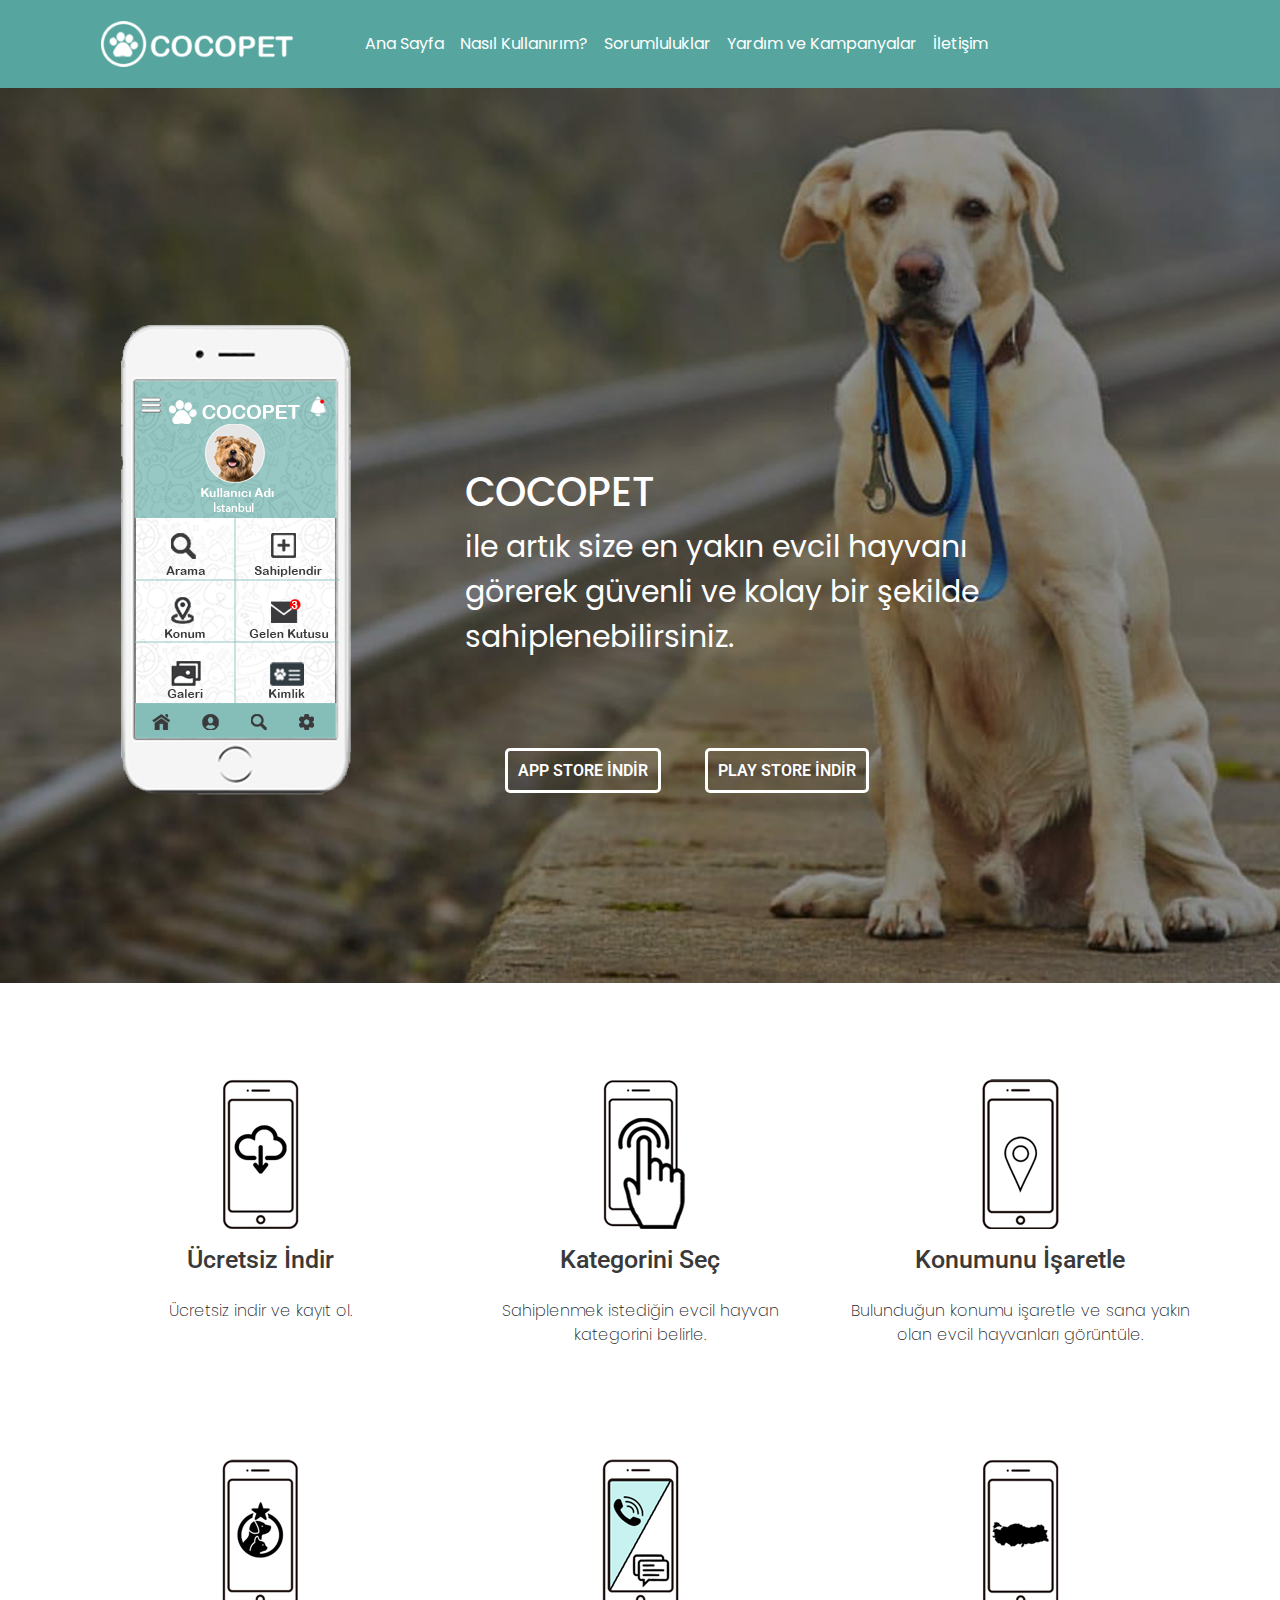
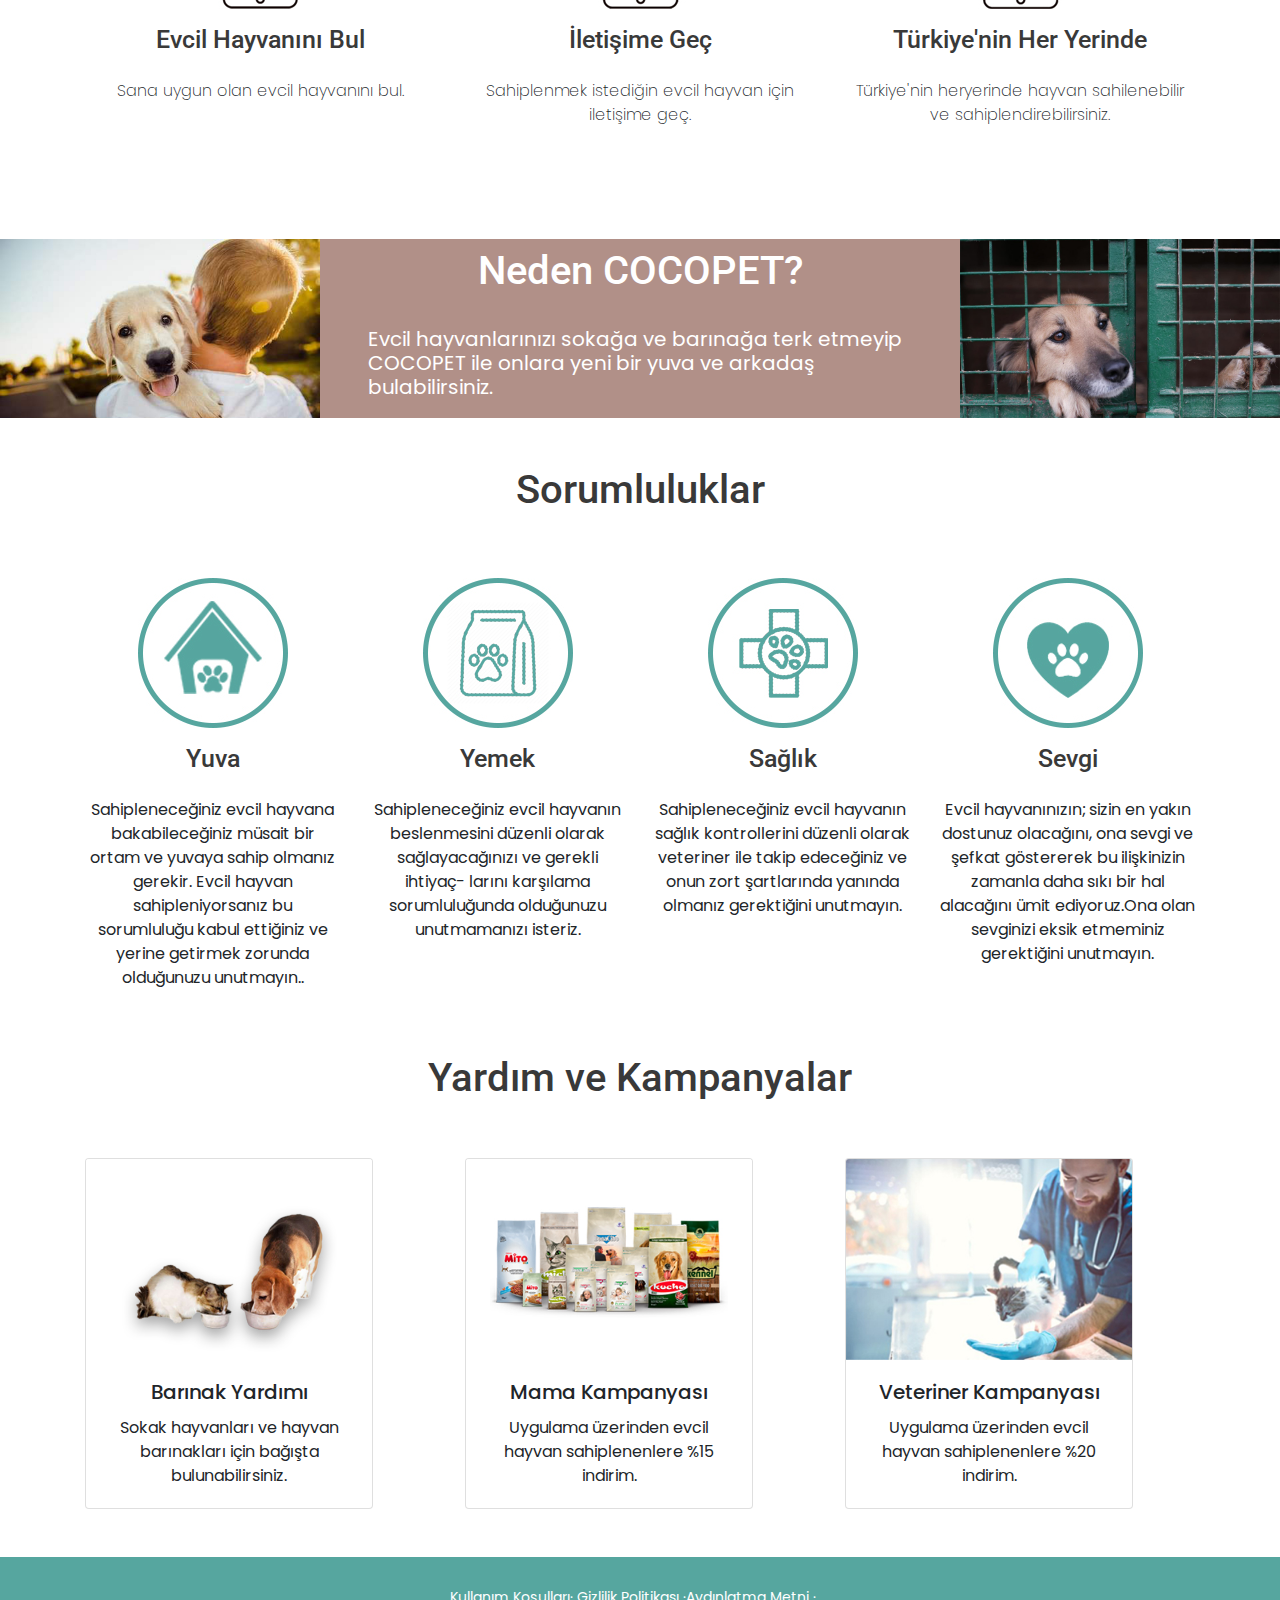
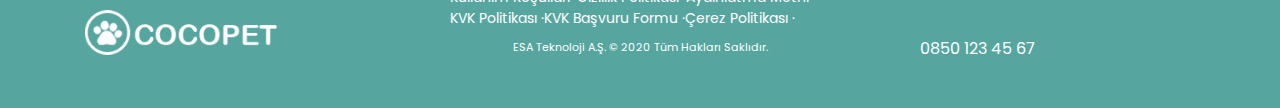
<file: index.html>
<!DOCTYPE html>
<html lang="en">
<head>
    <meta charset="UTF-8">
    <meta name="viewport" content="width=device-width, initial-scale=1.0">
    <meta name="description"content="COCOPET |Evcil hayvan sahiplenme ve sahiplendirme">
    <title>COCOPET | Evcil hayvan sahiplenme ve sahiplendirme </title>
   
  <!--Bootstrap Css Dosyası-->
  <link rel="stylesheet" href= "css/boostrap-min.css">

  <!-- Style Css Dosyası -->
  <link rel="stylesheet" href="css/style.css">
  
  <!-- Font Awesome Cdn -->
  <link rel="stylesheet" href="https://use.fontawesome.com/releases/v5.15.1/css/all.css" integrity="sha384-vp86vTRFVJgpjF9jiIGPEEqYqlDwgyBgEF109VFjmqGmIY/Y4HV4d3Gp2irVfcrp" crossorigin="anonymous">

  <!-- Google Fonts Cdn-->
  <link rel="preconnect" href="https://fonts.gstatic.com">
  <link href="https://fonts.googleapis.com/css2?family=Poppins:wght@300;400;500;600;700&family=Roboto:ital,wght@0,400;0,700;0,900;1,500&display=swap" rel="stylesheet">

 
</head>
<body>
    
        <!-- Ama Menü Section Start -->
        <section id="anaMenu">
            <div class="container ">
                <div class="row py-2">
                    <div class="col-12">
                        <nav class="navbar navbar-expand-lg navbar-dark ">
                            <a class="navbar-brand" href="#"><img src="img/logo.png"
                                    alt="cocopet-logo"></a>
                            <button class="navbar-toggler" type="button" data-toggle="collapse"
                                data-target="#navbarNavDropdown" aria-controls="navbarNavDropdown" aria-expanded="false"
                                aria-label="Toggle navigation">
                                <span class="navbar-toggler-icon"></span>
                            </button>
                            <div class="collapse navbar-collapse" id="navbarNavDropdown">
                                <ul class="navbar-nav">
                                    <li class="nav-item active">
                                        <a class="nav-link" href="index.html">Ana Sayfa</a>
                                    </li>
                                    <li class="nav-item active">
                                        <a class="nav-link" href="nasil-kullanirim.html">Nasıl Kullanırım?</a>
                                    </li>
                                    <li class="nav-item active">
                                        <a class="nav-link" href="#sorumluluklar">Sorumluluklar</a>
                                    </li>
                                    <li class="nav-item active">
                                        <a class="nav-link" href="#yardimvekampanyalar">Yardım ve Kampanyalar</a>
                                    </li>
                                    <li class="nav-item active">
                                        <a class="nav-link" href="#footer">İletişim</a>
                                    </li>
                                </ul>
                            </div>
                        </nav>
                    </div>
                </div>
            </div>
        </section>
<!-- Ama Menü Section Finish -->



<!-- Açılış Sayfası Section Start -->

 <section id="landingPage">
     <div class="container">
         <div class="row">
                <div class="col-md-4" id="mobile-intface">
                    <img src="img/mainmenu.png" class="img-fluid" alt="Cocopet-mobil-uygulama">
                </div>
            
                <div class="col-md-8 ">
                  <div class="row" id="sloganBox">
                     <div id="baslik" class="col-md-12 ">
                           
                        <h1>COCOPET</h1>
                        <p id="slogan"> ile artık size en yakın
                            evcil hayvanı görerek güvenli ve
                            kolay bir şekilde  sahiplenebilirsiniz.</p>
                          
                            <div id="buttonBox">
                                  <a  href="#">APP STORE İNDİR</a>
                                  <a href="#">PLAY STORE İNDİR</a>
                           </div> 

                     </div>          
                   </div>
                </div>
          </div>
       </div>
 </section>

<!-- Açılış Sayfası Section Finish -->

<!-- First Banner section  Start -->

<section id="firstBanner">
    <div class="container py-5">
        <div class="row py-5">
            <div class="col-md-4 text-center">
                <img src="img/download.jpg" alt="uygulama-indir">
                <h3 class="pt-3">Ücretsiz İndir</h3>
                <div id="tanitim" class="py-3">Ücretsiz indir ve kayıt ol.</div>
            </div>
            <div class="col-md-4 text-center"> 
                <img src="img/dokunmatik.jpg" alt="uygulamaya-gir">
                <h3 class="pt-3">Kategorini Seç</h3>
                <div id="tanitim" class="py-3">Sahiplenmek istediğin evcil hayvan kategorini belirle.</div>
            </div>
            <div class="col-md-4 text-center">
                <img src="img/locatioon.jpg" alt="konum-bilgisi">
                <h3 class="pt-3">Konumunu İşaretle</h3>
                <div id="tanitim" class="py-3">Bulunduğun konumu işaretle ve sana yakın olan evcil hayvanları görüntüle.</div>
            </div>
        </div>
        <div class="row py-5">
            <div class="col-md-4 text-center">
                <img src="img/yeniown.jpg" alt="evcil-hayvan-sahiplen">
                <h3 class="pt-3">Evcil Hayvanını Bul</h3>
                <div id="tanitim" class="py-3">Sana uygun olan evcil hayvanını bul.</div>
            </div>
            <div class="col-md-4 text-center">
                <img src="img/contact2.jpg" alt="ietisime-gec">
                <h3 class="pt-3">İletişime Geç</h3>
                <div id="tanitim" class="py-3" >Sahiplenmek istediğin evcil hayvan için iletişime geç.</div>
            </div>
            <div class="col-md-4 text-center">
                <img src="img/map.jpg" alt="tüm-türkiye">
                <h3 class="pt-3">Türkiye'nin Her Yerinde</h3>
                <div id="tanitim" class="py-3">Türkiye'nin heryerinde hayvan sahilenebilir ve sahiplendirebilirsiniz.</div>
            </div>
        </div>
    </div>
</section>

<!--First Banner section Finish -->

<!-- Call to action Start -->

<section id="calltoAction">
    <div class="container-fluid">
        <div class="row">
        <div class="col-md-3">
            <img class="img-fluid" src="img/haydog2.jpg" alt="happy-dog">
        </div>
        <div id="message" class="col-md-6">
            <h2 class="text-center pt-2">Neden COCOPET?</h2>
               <div class="px-5 pt-4">Evcil hayvanlarınızı sokağa ve barınağa terk etmeyip COCOPET ile onlara yeni bir yuva ve arkadaş bulabilirsiniz. </div>
        </div>
        <div class="col-md-3"> <img class="img-fluid" src="img/upsetdog-2.jpg" alt="upset-dog"></div>
    </div>
    </div>
</section>


<!-- Call to action Finish -->

<!-- Sorumluluklar section Start -->

<section id="sorumluluklar">
    <div class="container">
        <div class="row py-5">
            <div class="col-md-12">
                <h2>Sorumluluklar</h2>
            </div>
        </div>
        
        <div id="box" class="row">
            <div id="resBox" class="col-md-3 sm-6 xs-12 text-center">
                <img class="img-fluid pt-2" src="img/s-home.jpg" alt="yuva">
                <h3 class="pt-3">Yuva</h3>
                <div id="explanation" class="py-3">Sahipleneceğiniz  evcil hayvana
                    bakabileceğiniz müsait bir ortam
                    ve yuvaya sahip olmanız gerekir.
                    Evcil hayvan sahipleniyorsanız
                    bu sorumluluğu kabul ettiğiniz 
                    ve yerine getirmek zorunda 
                    olduğunuzu unutmayın..</div>
            </div>
            <div id="resBox" class="col-md-3 sm-6 xs-12 text-center">
                <img class="img-fluid pt-2" src="img/s-petfood.jpg" alt="mama">
                <h3 class="pt-3">Yemek</h3>
                <div id="explanation" class="py-3">Sahipleneceğiniz  evcil hayvanın
                    beslenmesini düzenli olarak
                    sağlayacağınızı ve gerekli ihtiyaç-
                    larını karşılama sorumluluğunda 
                    olduğunuzu unutmamanızı isteriz.</div>
            </div>
            <div id="resBox" class="col-md-3 sm-6 xs-12 text-center">
                <img class="img-fluid pt-2" src="img/s-healthet.jpg" alt="sağlık">
                <h3 class="pt-3">Sağlık</h3>
                <div id="explanation" class="py-3">Sahipleneceğiniz  evcil hayvanın
                    sağlık kontrollerini düzenli olarak
                    veteriner ile takip edeceğiniz ve
                    onun zort şartlarında yanında 
                    olmanız gerektiğini unutmayın.</div>
            </div>
            <div id="resBox" class="col-md-3 sm-6 xs-12 text-center">
                <img class="img-fluid pt-2" src="img/s-petlove.jpg" alt="evcil-hayvan-sevgisi">
                <h3 class="pt-3">Sevgi</h3>
                <div id="explanation" class="py-3 ">Evcil hayvanınızın; sizin en yakın 
                    dostunuz olacağını, ona sevgi ve 
                    şefkat göstererek  bu ilişkinizin 
                    zamanla daha sıkı bir hal alacağını
                    ümit ediyoruz.Ona olan sevginizi
                    eksik etmeminiz gerektiğini
                    unutmayın.</div>
            </div>
         </div> 
    </div>
</section>

<!-- Sorumluluklar section Finish -->

<!-- Yardım ve Kampanya section Start -->
<section id="yardimvekampanyalar">
    <div class="container">
       <div class="row py-5">
            <div class="col-md-12">
                <h2>Yardım ve Kampanyalar</h2>
            </div>
      </div>
      <div class="row pb-5 text-center">
          <div id="campaign-box" class="col-md-4 ">
            <div  id="campaign" class="card" style="width: 18rem;">
                <img src= "img/k1.jpg" class="card-img-top" alt="yardım-bagis">
                <div class="card-body text-center">
                  <h5 class="card-title">Barınak Yardımı</h5>
                  <p class="card-text">Sokak hayvanları ve hayvan barınakları
                    için bağışta bulunabilirsiniz.</p>
                </div>
            </div>
          </div>
          <div id="campaign-box" class="col-md-4 ">
            <div id="campaign"  class="card" style="width: 18rem;">
                <img src="img/k2jpg.jpg" class="card-img-top" alt="mama">
                <div class="card-body text-center">
                  <h5 class="card-title">Mama Kampanyası</h5>
                  <p class="card-text">Uygulama üzerinden evcil hayvan
                    sahiplenenlere %15 indirim.</p>
                  
                </div>
              </div>
          </div>
          <div id="campaign-box" class="col-md-4  ">
            <div  id="campaign" class="card" style="width: 18rem;">
                <img src="img/k3.jpg" class="card-img-top" alt="veteriner">
                <div class="card-body text-center">
                  <h5 class="card-title">Veteriner Kampanyası</h5>
                  <p class="card-text">Uygulama üzerinden evcil hayvan
                    sahiplenenlere %20 indirim. </p>
                  
                </div>
              </div>
          </div>
      </div>
    </div>
</section>

<!-- Yardım ve Kampanya section Finish -->

<!-- Footer Section Start -->
    <section id="footer">
        <div class="container">
            <div  class="row">
                <div id="footer-logo" class="col-md-4 py-5">
                    <a class="navbar-brand" href="#"><img src="img/logo.png"
                        alt="cocopet-logo"></a>
                </div>
                <div id="orta"  class="col-md-4">
                    <div id="icons" class="row">
                      <a href="#"  target="_blank"><i class="fab fa-facebook-f"></i></a>
                      <a href="#"  target="_blank"><i class="fab fa-instagram"></i></a>
                      <a href="#"  target="_blank"><i class="fab fa-twitter"></i></a>
                      <a href="#"  target="_blank"><i class="fab fa-youtube"></i></a>
                    </div>
                    <div id="kvk" class="row">
                    
                            <a href="#">Kullanım Koşulları</a>
                            <a href="#">· Gizlilik Politikası ·</a>
                            <a href="#">Aydınlatma Metni ·</a>
                            <a href="#">KVK Politikası ·</a>
                            <a href="#">KVK Başvuru Formu ·</a>   
                            <a href="#">Çerez Politikası · </a>
                    
                       
                       
                    </div>
                    <div id="sirket">
                        ESA Teknoloji A.Ş.
                        © 2020  Tüm Hakları Saklıdır.
                    </div>
                </div>
                <div id="call" class="col-md-4">
                   <a href="#"><i class="fas fa-phone-alt"></i></a>
                   <a href="#">0850 123 45 67</a>
                </div>
            
            </div>
       </div>
    </section>
<!-- Footer Section End -->


    



    <!-- Bootstrap Js Dosyaları (Zorunlu Sıralama jquery - popper - bootstrap) -->
    <script src="js/jquery-3.5.1.slim.min.js"></script>
    <script src="js/popper.min.js"></script>
    <script src="js/boostrap-min.js"></script> 
   
</body>
</html>
</file>
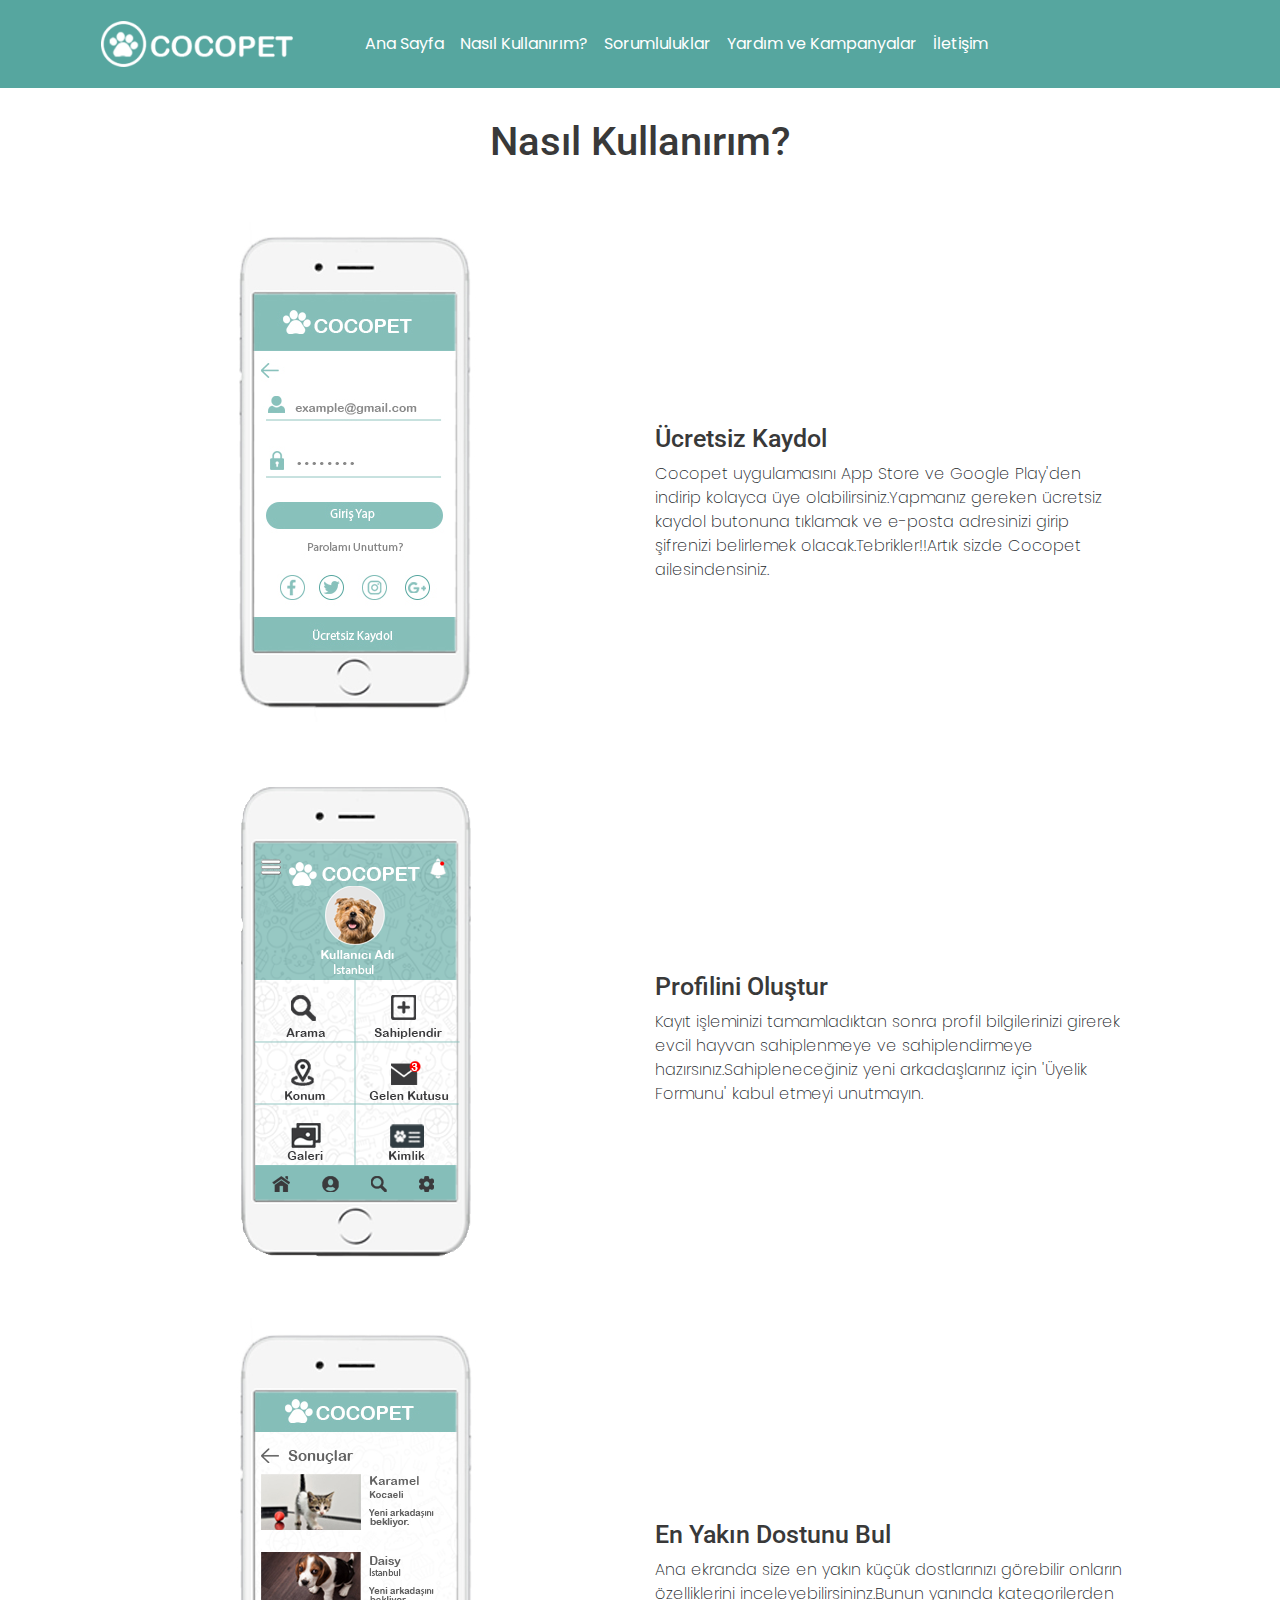
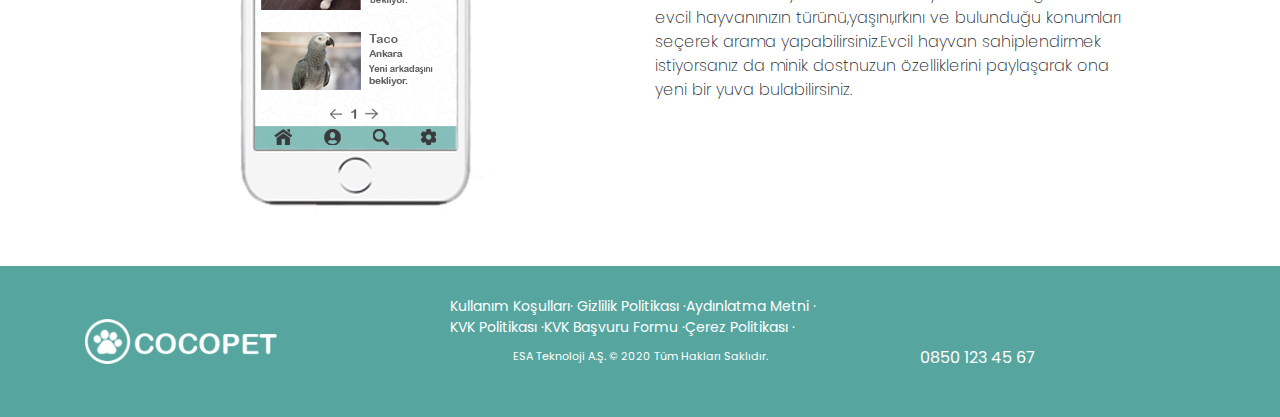
<file: nasil-kullanirim.html>
<!DOCTYPE html>
<html lang="en">
<head>
    <meta charset="UTF-8">
    <meta name="viewport" content="width=device-width, initial-scale=1.0">
    
    <title>COCOPET | Evcil hayvan sahiplenme ve sahiplendirme </title>
   
    <!--Bootstrap Css Dosyası-->
    <link rel="stylesheet" href= "css/boostrap-min.css">
  
    <!-- Style Css Dosyası -->
    <link rel="stylesheet" href="css/style.css">
    
    <!-- Font Awesome Cdn -->
    <link rel="stylesheet" href="https://use.fontawesome.com/releases/v5.15.1/css/all.css" integrity="sha384-vp86vTRFVJgpjF9jiIGPEEqYqlDwgyBgEF109VFjmqGmIY/Y4HV4d3Gp2irVfcrp" crossorigin="anonymous">
  
    <!-- Google Fonts Cdn-->
    <link rel="preconnect" href="https://fonts.gstatic.com">
    <link href="https://fonts.googleapis.com/css2?family=Poppins:wght@300;400;500;600;700&family=Roboto:ital,wght@0,400;0,700;0,900;1,500&display=swap" rel="stylesheet">
  
   
</head>
<body>

    <!-- Ama Menü Section Start -->
    <section id="anaMenu">
        <div class="container ">
            <div class="row py-2">
                <div class="col-12">
                    <nav class="navbar navbar-expand-lg navbar-dark ">
                        <a class="navbar-brand" href="#"><img src="img/logo.png"
                                alt="cocopet-logo"></a>
                        <button class="navbar-toggler" type="button" data-toggle="collapse"
                            data-target="#navbarNavDropdown" aria-controls="navbarNavDropdown" aria-expanded="false"
                            aria-label="Toggle navigation">
                            <span class="navbar-toggler-icon"></span>
                        </button>
                        <div class="collapse navbar-collapse" id="navbarNavDropdown">
                            <ul class="navbar-nav">
                                <li class="nav-item active">
                                    <a class="nav-link" href="index.html">Ana Sayfa</a>
                                </li>
                                <li class="nav-item active">
                                    <a class="nav-link" href="hakkimda.html">Nasıl Kullanırım?</a>
                                </li>
                                <li class="nav-item active">
                                    <a class="nav-link" href="index.html">Sorumluluklar</a>
                                </li>
                                <li class="nav-item active">
                                    <a class="nav-link" href="index.html">Yardım ve Kampanyalar</a>
                                </li>
                                <li class="nav-item active">
                                    <a class="nav-link" href="#footer">İletişim</a>
                                </li>
                            </ul>
                        </div>
                    </nav>
                </div>
            </div>
        </div>
    </section>
<!-- Ama Menü Section Finish-->

<!-- Mobile App Kullanım Section Start-->

<section id="tanitim">
    <div class="container">
       <h2>Nasıl Kullanırım?</h2>
        <div class="row">
            <div class="col-md-6 pt-5 text-center">
                <img src="img/KAYITOL.jpg" alt="cocopet-kayit-sayfasi">
            </div>
            <div id="img-aciklama" class="col-md-6">
                <h3>Ücretsiz Kaydol</h3>
                Cocopet uygulamasını App Store ve Google Play'den indirip kolayca üye olabilirsiniz.Yapmanız gereken ücretsiz kaydol butonuna tıklamak ve e-posta adresinizi girip şifrenizi belirlemek olacak.Tebrikler!!Artık sizde Cocopet ailesindensiniz.
            </div>
        </div>
        
        <div class="row">
            <div class="col-md-6 pt-5 text-center ">
                <img src="img/mainmenu.png" alt="cocopet-mobil-anamenü">
            </div>
            <div id="img-aciklama" class="col-md-6">
                <h3>Profilini Oluştur</h3>
                Kayıt işleminizi tamamladıktan sonra profil bilgilerinizi girerek evcil hayvan sahiplenmeye ve sahiplendirmeye hazırsınız.Sahipleneceğiniz yeni arkadaşlarınız için 'Üyelik Formunu' kabul etmeyi unutmayın.
            </div>
        </div>

        <div class="row pb-5">
            <div class="col-md-6 pt-5 text-center">
                <img src="img/sonuçlar.jpg" alt="cocopet-mobil">
            </div>
            <div id="img-aciklama"  class="col-md-6 ">
                <h3>En Yakın Dostunu Bul</h3>
                Ana ekranda size en yakın küçük dostlarınızı görebilir onların özelliklerini inceleyebilirsininz.Bunun yanında kategorilerden evcil hayvanınızın türünü,yaşını,ırkını ve bulunduğu konumları seçerek arama yapabilirsiniz.Evcil hayvan sahiplendirmek istiyorsanız da minik dostnuzun özelliklerini paylaşarak ona yeni bir yuva bulabilirsiniz.   </div>
        </div>

    </div>
    
</section>


<!-- Mobile App Kullanım Section Fİnish-->

<!-- Footer Section Start -->
<section id="footer">
    <div class="container">
        <div  class="row">
            <div id="footer-logo" class="col-md-4 py-5">
                <a class="navbar-brand" href="#"><img src="img/logo.png"
                    alt="cocopet-logo"></a>
            </div>
            <div id="orta"  class="col-md-4">
                <div id="icons" class="row">
                  <a href="#"  target="_blank"><i class="fab fa-facebook-f"></i></a>
                  <a href="#"  target="_blank"><i class="fab fa-instagram"></i></a>
                  <a href="#"  target="_blank"><i class="fab fa-twitter"></i></a>
                  <a href="#"  target="_blank"><i class="fab fa-youtube"></i></a>
                </div>
                <div id="kvk" class="row">
                
                        <a href="#">Kullanım Koşulları</a>
                        <a href="#">· Gizlilik Politikası ·</a>
                        <a href="#">Aydınlatma Metni ·</a>
                        <a href="#">KVK Politikası ·</a>
                        <a href="#">KVK Başvuru Formu ·</a>   
                        <a href="#">Çerez Politikası · </a>
                
                   
                   
                </div>
                <div id="sirket">
                    ESA Teknoloji A.Ş.
                    © 2020  Tüm Hakları Saklıdır.
                </div>
            </div>
            <div id="call" class="col-md-4">
               <a href="#"><i class="fas fa-phone-alt"></i></a>
               <a href="#">0850 123 45 67</a>
            </div>
        
        </div>
   </div>
</section>
<!-- Footer Section End -->

 <!-- Bootstrap Js Dosyaları (Zorunlu Sıralama jquery - popper - bootstrap) -->
 <script src="js/jquery-3.5.1.slim.min.js"></script>
 <script src="js/popper.min.js"></script>
 <script src="js/boostrap-min.js"></script> 
</body>
</html>
</file>
<file: css/style.css>
body {font-family: 'Poppins', 'roboto';
}
h1 {
    font-size:40px;
    color:#ffffff;
    
}
h2 {font-size:40px;
   color: #ffffff;
   font-family: roboto;
}
h3 {font-size:25px;
    color:#393939;
    font-family: roboto;
    font-weight: 500;
  }
h4 {font-size:18px;
    font-size:20px;
    color: #393939;
    font-family: roboto;
}


#anaMenu {
    background-color: #56a69f;
}

#anaMenu img {
 width: 80%;
}

.navbar-nav li a{
color: #ffffff;
font-size: 16px;
font-family: Poppins;
}
#anaMenu li a:hover {
    color: #082740 ;
    transition: 0.6s;

}

#landingPage {
    background-image: url('../img/lostdog.jpg');
    background-repeat: no-repeat;
     background-size: cover; 
    
}
#mobile-intface{
 margin-top: 220px;
}
#slogan {
    color: #ffffff;
    font-size: 30px;
    max-width: 600px;
}
#baslik {
    margin-top: 380px;
}
#buttonBox {
    margin-top: 100px;
    padding-bottom: 200px;
}
#buttonBox a {
    text-decoration:none;
    border: 3px solid #ffffff;
    color: #ffffff;
    background-color: transparent;
    border-radius: 5px;
    padding: 10px;
    font-family: roboto;
    font-weight: 600;
    margin-left: 40px;
}

#buttonBox a:hover {
    color: #082740 ;
    transition: 0.6s;
}


#tanitim {
    
    font-weight: 200;
}
#calltoAction div {
    padding: 0;
    margin: 0;
}
#message{
    background-color: #b19088;
    
}
#message div {
    font-size: 20px;
    color: #ffffff;
    line-height: 24px;
    max-height: 320px;
}

#sorumluluklar h2 {
    color: #393939;
    text-align: center;
}

#resBox:hover{
    box-shadow: rgba(136, 165, 191, 0.48) 6px 2px 16px 0px, rgba(255, 255, 255, 0.8) -6px -2px 16px 0px;
    transition: 1s;
}


#yardimvekampanyalar h2 {
    color: #393939;
    text-align: center;
}
#campaign:hover{
    box-shadow: rgba(136, 165, 191, 0.48) 6px 2px 16px 0px, rgba(255, 255, 255, 0.8) -6px -2px 16px 0px;
    transition: 1s;
}
#footer {
    background-color: #56a69f;
}

#footer img {
    width: 80%;
}

#icons a {
    color: #ffffff;
    padding-left: 30px;
    padding-top: 10px;
    text-align: center;
      
}
#icons {
    padding-left: 85px;
    padding-top: 20px;
}
#icons a:hover {
    color: #082740;
    transition: 0.6s;

}
#kvk {
    font-size: 14px;
    color: #ffffff;
    text-align: center;
    padding: 0,10px,0,10px;
}
#kvk a {
    text-decoration: none;
    color: #ffffff;
}

#kvk a:hover{
    color: #082740;
    transition: 0.6s;
}

#sirket{
    font-size: 11px;
    color: #ffffff;
    padding-top: 10px;
    text-align: center;
}
#call{
 padding-top: 80px;
 padding-left: 80px;
 
}
#call a {
color: #ffffff;
padding-right: 10px;
text-decoration: none;

}
#call a:hover{
    color: #082740;
    transition: 0.6s;

}

/* nasıl-kullanırım */

#img-aciklama{ 
    margin-top: 250px;
    max-width: 500px;
    
}

#tanitim h2 {
    color: #393939;
    text-align: center;
    padding-top: 30px;
}

/* Responsive Css */

 /* Max width 576px start */
@media (max-width:576px){

h1{
  
    text-align: center !important;
}

#anaMenu .navbar-brand img {

   width: 80%; 
   margin: 0;
   padding: 0;
}

.navbar-brand{
    margin: 0;
    padding: 0;
    max-width: 240px;
}
#mobile-intface {
    margin-top: 50px;
    text-align: center;
}
#baslik {
    margin-top: 80px;
}
#slogan{
    color: #ffffff;
    font-size: 24px;
    text-align: center;
}
#buttonBox{
    text-align: center;
    padding-bottom: 100px;
}

#buttonBox a {
    margin: 0 !important;
}

#message h2 {
    font-size: 30px !important;
     margin-top: 10px !important;
}
#message div {
    padding-bottom: 10px;
    padding-top: 10px !important;
    font-size: 16px !important;
    text-align: center;
}
#yardimvekampanyalar .row {
    text-align: center !important;
    margin: auto,0px !important;
}
#campaign-box{
margin-left: auto !important;
margin-right: auto !important;
margin-bottom: 20px !important;

}
#campaign {
    width: auto !important;
}

#footer-logo {
    text-align: center;
    padding:0 !important;
    padding-top: 20px !important;

}
#kvk {
    font-size: 11px;
    padding-top: 16px;
    text-align: center;
    max-width: 300px;
    margin-left: 25px;
   
}
#kvk a {
    text-align: center;
}
#sirket {
    text-align: center;
}
#sirket a {
    font-size: 11px;
}

#call { 
    font-size: 14px;
    padding:0px!important ;
    padding-top: 20px!important;
    text-align: center;
}


#img-aciklama {
    margin: 0 !important;
    margin-top: 50px !important;
}
#img-aciklama h3 {
    text-align: center !important;
    font-weight: 400;
    padding-bottom: 20px;
}

}
/* Max width 576px Finish */

/* Max width 768px Start */
@media only screen and (min-width:576px) and (max-width:767px)  {
  
h1{
  
   text-align: center !important;

}
    
#anaMenu .navbar-brand img {

        width: 80%; 
        margin: 0;
        padding: 0;
}

#mobile-intface {
    text-align: center !important;
    margin-top: 50px !important;
}
#sloganBox {
    margin-top: 30px !important;
    margin-bottom: 0px !important;
}
#slogan {
    text-align: center;
    margin-bottom: 60px !important;
    padding: 0 !important;
}
#baslik {
    text-align: center !important;
    padding: 0 !important;
    margin: 0 !important;
    margin-bottom: 60px !important;
}
#buttonBox a {
margin-left: 10px;
}

#message div {
    margin-top: 20px !important;
    margin-bottom: 20px !important;
}

#yardimvekampanyalar .row {
    text-align: center !important;
    margin: auto,0px !important;
}
#campaign-box{
margin-left: auto !important;
margin-right: auto !important;
margin-bottom: 20px !important;

}
#campaign {
    width: auto !important;
}

#footer-logo {
    text-align: center;
    padding:0 !important;
    padding-top: 40px !important;

}

#icons {
    text-align: center !important;
    display: block;
    padding: 0!important;

}
#kvk {
    padding: 0!important;
    margin: 0 !important;
    text-align: center !important;
    font-size: 12px;
    padding-top: 16px;
    display: block;
   
   
}

#sirket {
    text-align: center;
}
#sirket a {
    font-size: 11px;
}

#call { 
    font-size: 14px;
    padding:0px!important ;
    padding-top: 60px!important;
    text-align: center;
} 

}






/* Max width 768px Finish */


@media only screen and (min-width:768px) and (max-width:1200px) {

h1{
  
   text-align: center !important;
   margin: 0!important;
   padding: 0!important;
   
   
}
#anaMenu .navbar-brand img {

        width: 80%; 
        margin: 0;
        padding: 0;
}

#mobile-intface {
    text-align: center !important;
    margin-top: 50px !important;
    padding-bottom: 50px!important;
}
#sloganBox {
    margin-top: 30px !important;
    margin-bottom: 0px !important;
}
#slogan {
    text-align: center;
    font-size: 24px!important;
    padding: 0 !important;
    padding-bottom: 20px !important;
}
#baslik {
    text-align: center !important;
    padding: 0 !important;
    margin: 0 !important;
    margin-bottom: 60px !important;
    margin-top: 150px !important;
}
#buttonBox a {
margin-left: 10px;
}

#yardimvekampanyalar .row {
    text-align: center !important;
    margin: auto,0px !important;
}
#campaign-box{
margin-left: auto !important;
margin-right: auto !important;
margin-bottom: 20px !important;

}
#campaign {
    width: auto !important;
}

#footer-logo {
    text-align: center;
    padding:0 !important;
    padding-top: 40px !important;

}

#icons {
    text-align: center !important;
    display: block;
    padding: 0!important;

}
#kvk {
    padding: 0!important;
    margin: 0 !important;
    text-align: center !important;
    font-size: 12px;
    padding-top: 16px;
    display: block;
   
   
}

#sirket {
    text-align: center;
}
#sirket a {
    font-size: 11px;
}

#call { 
    font-size: 14px;
    padding:0px!important ;
    padding-top: 60px!important;
    text-align: center;
} 


}
</file>
